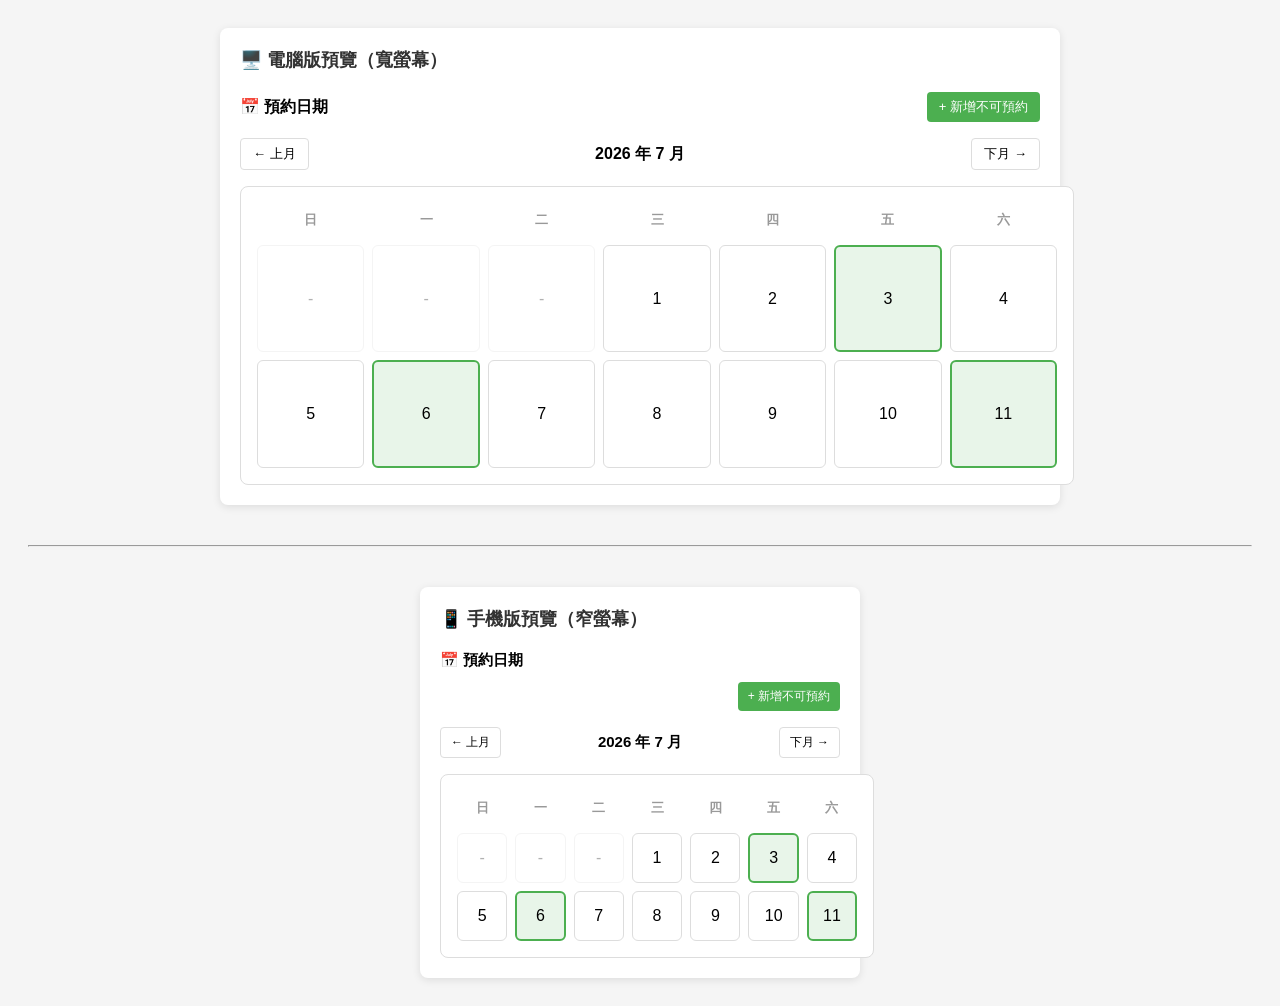
<file: preview.html>
<!DOCTYPE html>
<html lang="zh-TW">
<head>
    <meta charset="UTF-8">
    <meta name="viewport" content="width=device-width, initial-scale=1.0">
    <title>預約日期區塊預覽</title>
    <style>
        * {
            --color-border: #ddd;
            --color-text-muted: #999;
            --color-primary-dark: #333;
            --radius-md: 8px;
        }

        body {
            font-family: -apple-system, BlinkMacSystemFont, "Segoe UI", sans-serif;
            padding: 20px;
            background: #f5f5f5;
        }

        .preview-container {
            max-width: 800px;
            margin: 0 auto;
            background: white;
            padding: 20px;
            border-radius: 8px;
            box-shadow: 0 2px 8px rgba(0,0,0,0.1);
        }

        h3 {
            margin: 0 0 20px 0;
            color: #333;
            font-size: 18px;
        }

        .calendar-section {
            display: flex;
            flex-direction: column;
            gap: 16px;
        }

        .calendar-header {
            display: flex;
            justify-content: space-between;
            align-items: center;
            gap: 12px;
        }

        .calendar-header h2 {
            margin: 0;
            font-size: 16px;
            font-weight: 600;
        }

        .calendar-toolbar {
            display: flex;
            justify-content: space-between;
            align-items: center;
            gap: 12px;
        }

        .month-title {
            text-align: center;
            flex: 1;
            font-size: 16px;
            font-weight: 600;
        }

        .calendar-body {
            width: 100%;
            border: 1px solid var(--color-border);
            border-radius: var(--radius-md);
            padding: 16px;
            background: #fff;
            display: grid;
            grid-template-columns: repeat(7, 1fr);
            gap: 8px;
        }

        .btn {
            padding: 6px 12px;
            border: 1px solid #ddd;
            border-radius: 4px;
            background: #f5f5f5;
            cursor: pointer;
            font-size: 13px;
        }

        .btn-primary {
            background: #4caf50;
            color: white;
            border: none;
        }

        .btn-ghost {
            background: transparent;
            border: 1px solid #ddd;
        }

        .weekday {
            text-align: center;
            font-weight: 600;
            padding: 8px;
            font-size: 13px;
            color: var(--color-text-muted);
        }

        .day-cell {
            border: 1px solid #ddd;
            border-radius: 6px;
            padding: 8px;
            background: #fff;
            aspect-ratio: 1;
            display: flex;
            align-items: center;
            justify-content: center;
            cursor: pointer;
            transition: all 0.2s;
        }

        .day-cell.has-appt {
            border: 2px solid #4caf50;
            background: #e8f5e9;
        }

        .day-empty {
            opacity: 0.3;
        }

        /* 手機版 */
        @media (max-width: 767px) {
            .calendar-header {
                flex-direction: column;
                align-items: flex-start;
                gap: 12px;
            }

            .calendar-header h2 {
                font-size: 15px;
                width: 100%;
            }

            .calendar-header .btn {
                font-size: 12px;
                padding: 6px 10px;
                align-self: flex-end;
            }

            .calendar-toolbar .btn {
                font-size: 12px;
                padding: 6px 10px;
            }

            .month-title {
                font-size: 15px;
            }
        }
    </style>
</head>
<body>
    <div class="preview-container">
        <h3>🖥️ 電腦版預覽（寬螢幕）</h3>
        <div class="calendar-section">
            <div class="calendar-header">
                <h2>📅 預約日期</h2>
                <button class="btn btn-primary">+ 新增不可預約</button>
            </div>

            <div class="calendar-toolbar">
                <button class="btn btn-ghost">← 上月</button>
                <div class="month-title">2026 年 7 月</div>
                <button class="btn btn-ghost">下月 →</button>
            </div>

            <div class="calendar-body">
                <div class="weekday">日</div>
                <div class="weekday">一</div>
                <div class="weekday">二</div>
                <div class="weekday">三</div>
                <div class="weekday">四</div>
                <div class="weekday">五</div>
                <div class="weekday">六</div>

                <div class="day-cell day-empty">-</div>
                <div class="day-cell day-empty">-</div>
                <div class="day-cell day-empty">-</div>
                <div class="day-cell">1</div>
                <div class="day-cell">2</div>
                <div class="day-cell has-appt">3</div>
                <div class="day-cell">4</div>
                <div class="day-cell">5</div>
                <div class="day-cell has-appt">6</div>
                <div class="day-cell">7</div>
                <div class="day-cell">8</div>
                <div class="day-cell">9</div>
                <div class="day-cell">10</div>
                <div class="day-cell has-appt">11</div>
            </div>
        </div>
    </div>

    <hr style="margin: 40px 0;">

    <div class="preview-container" style="max-width: 400px;">
        <h3>📱 手機版預覽（窄螢幕）</h3>
        <style>
            .mobile-preview {
                max-width: 400px;
                margin: 0 auto;
            }

            .mobile-preview .calendar-header {
                flex-direction: column;
                align-items: flex-start;
                gap: 12px;
            }

            .mobile-preview .calendar-header h2 {
                font-size: 15px;
                width: 100%;
            }

            .mobile-preview .calendar-header .btn {
                font-size: 12px;
                padding: 6px 10px;
                align-self: flex-end;
            }

            .mobile-preview .calendar-toolbar .btn {
                font-size: 12px;
                padding: 6px 10px;
            }

            .mobile-preview .month-title {
                font-size: 15px;
            }
        </style>

        <div class="calendar-section mobile-preview">
            <div class="calendar-header">
                <h2>📅 預約日期</h2>
                <button class="btn btn-primary">+ 新增不可預約</button>
            </div>

            <div class="calendar-toolbar">
                <button class="btn btn-ghost">← 上月</button>
                <div class="month-title">2026 年 7 月</div>
                <button class="btn btn-ghost">下月 →</button>
            </div>

            <div class="calendar-body">
                <div class="weekday">日</div>
                <div class="weekday">一</div>
                <div class="weekday">二</div>
                <div class="weekday">三</div>
                <div class="weekday">四</div>
                <div class="weekday">五</div>
                <div class="weekday">六</div>

                <div class="day-cell day-empty">-</div>
                <div class="day-cell day-empty">-</div>
                <div class="day-cell day-empty">-</div>
                <div class="day-cell">1</div>
                <div class="day-cell">2</div>
                <div class="day-cell has-appt">3</div>
                <div class="day-cell">4</div>
                <div class="day-cell">5</div>
                <div class="day-cell has-appt">6</div>
                <div class="day-cell">7</div>
                <div class="day-cell">8</div>
                <div class="day-cell">9</div>
                <div class="day-cell">10</div>
                <div class="day-cell has-appt">11</div>
            </div>
        </div>
    </div>
</body>
</html>
</file>
